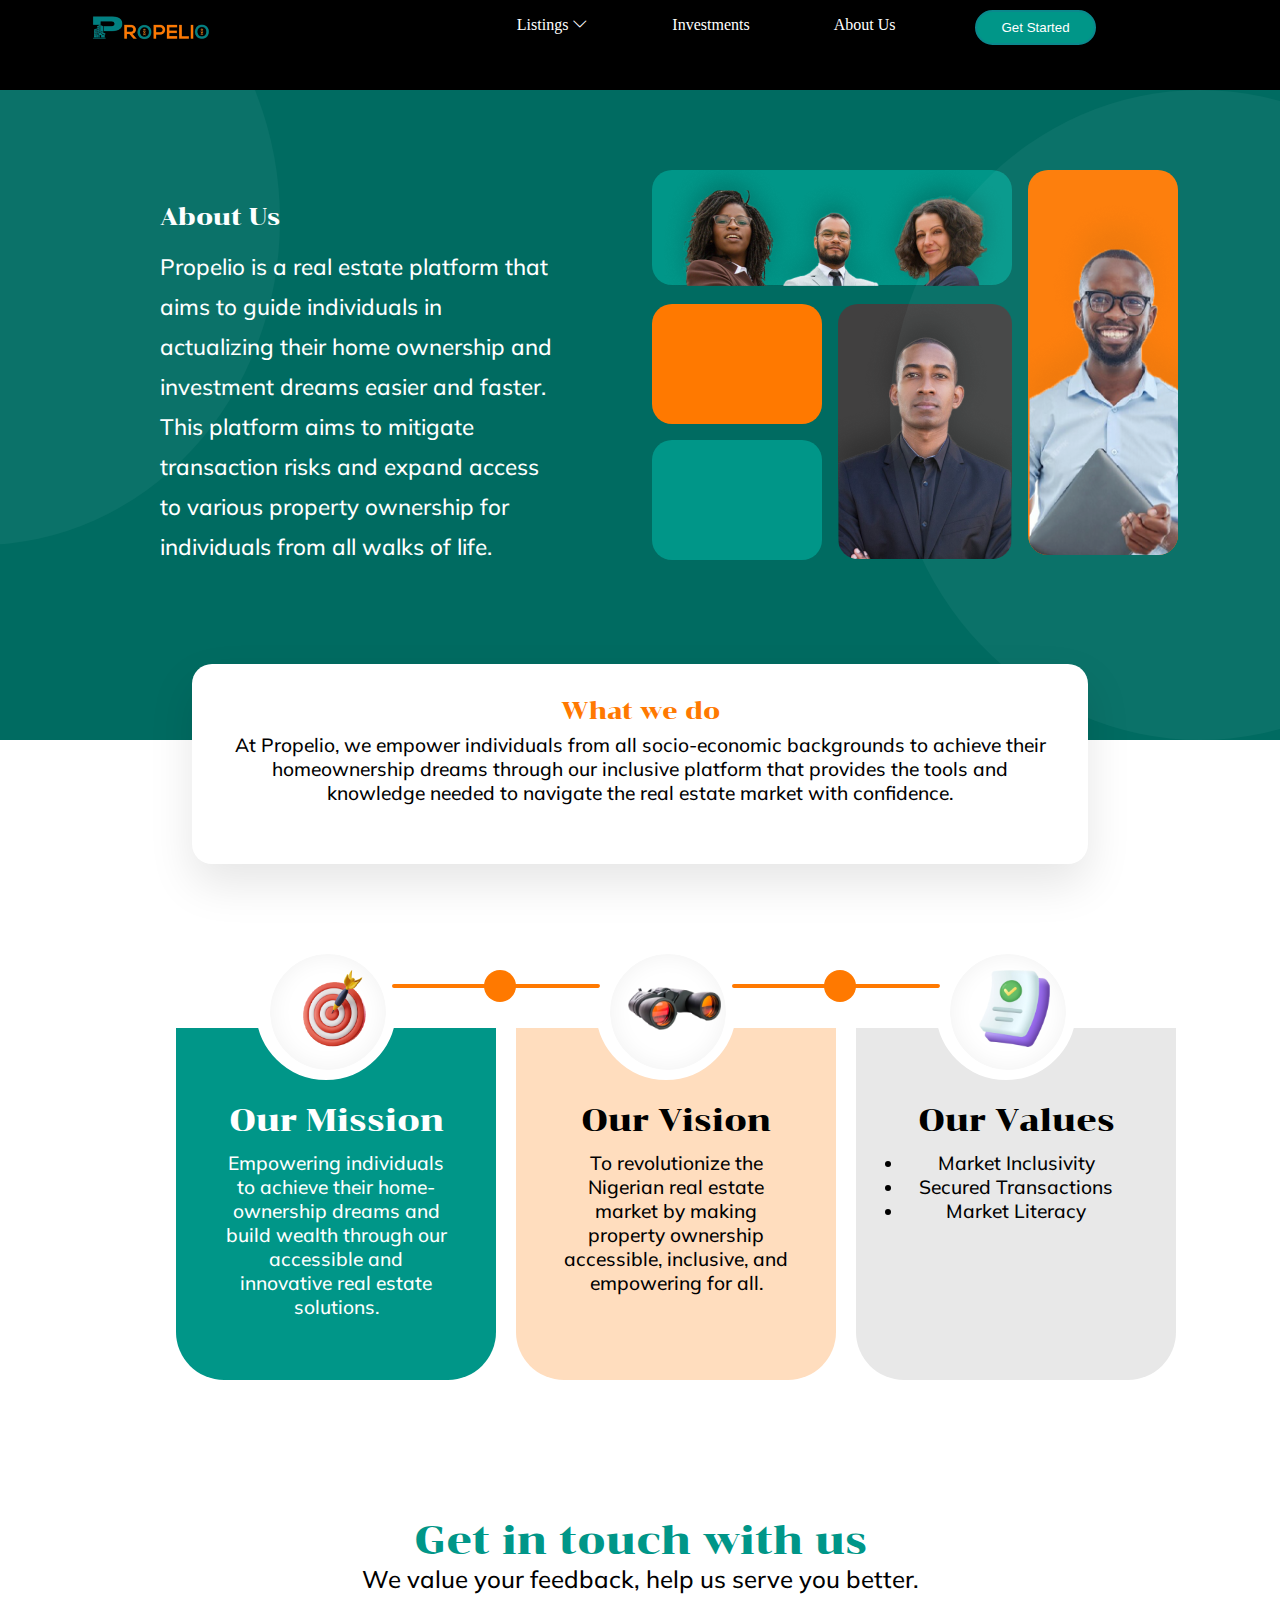
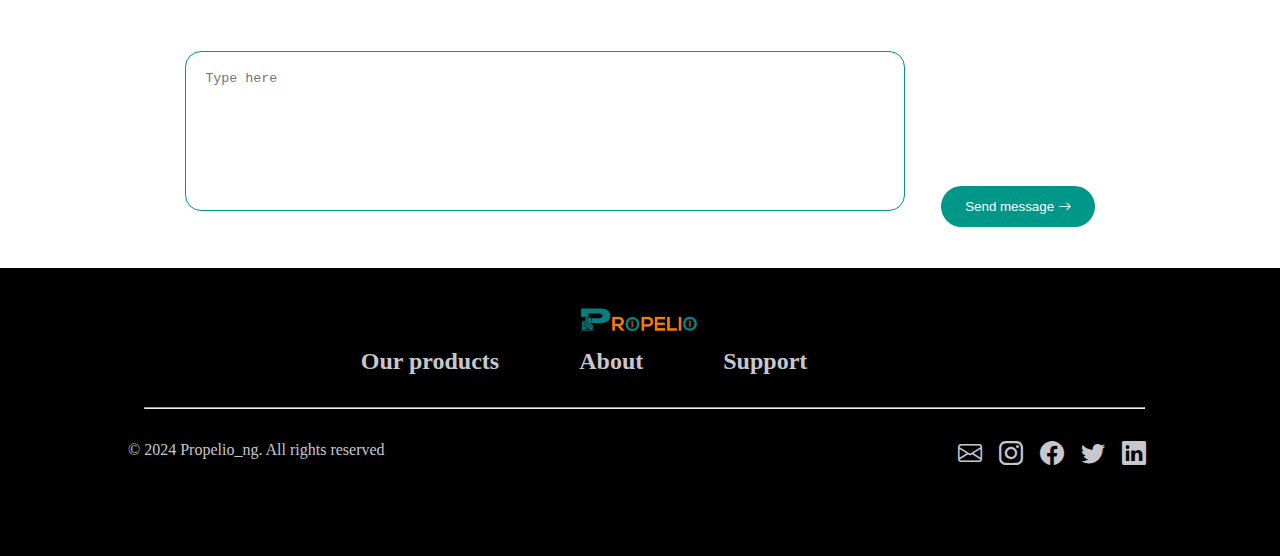
<file: propelio- About us/AboutUs.html>
<!DOCTYPE html>
<html lang="en">
<head>
    <meta charset="UTF-8">
    <meta name="viewport" content="width=device-width, initial-scale=1.0">
    <title>About Us - Propelio</title>
    <link rel="shortcut icon" href="./img/caret-right-fill.svg" type="image/x-icon">
    <link rel="stylesheet" href="../propelio- About us/aboutus.css">
    <link rel="stylesheet" href="https://cdn.jsdelivr.net/npm/bootstrap-icons@1.11.3/font/bootstrap-icons.min.css">
    <link rel="preconnect" href="https://fonts.googleapis.com">
    <link rel="preconnect" href="https://fonts.gstatic.com" crossorigin>
    <link href="https://fonts.googleapis.com/css2?family=Chonburi&display=swap" rel="stylesheet">
    <link rel="preconnect" href="https://fonts.googleapis.com">
    <link rel="preconnect" href="https://fonts.gstatic.com" crossorigin>
    <link href="https://fonts.googleapis.com/css2?family=Chonburi&family=Mulish:ital,wght@0,200..1000;1,200..1000&display=swap" rel="stylesheet">
</head>
<body>
    <header>
        <nav class="nav_content">
            <div class="nav_logo">
                <a href="../index.html"><img src="./img/logo.png" alt="PROPELIO"></a>
            </div>
            <div class="nav_menu" id="nav_menu">
                <ul class="nav_list">
                    <li class="dropdown">
                        <a href="../propelio- Listing/listing.html" class="nav_link  dropbtn">Listings <i class="bi bi-chevron-down"></i></a>
                        <div class="dropdown-content">
                          <a href="../propelio- Listing/listing.html">For Sale</a>
                          <a href="../propelio- Listing/rent&lease.html">Rent & lease</a>
                        </div>
                    </li>
      
                    <li>
                        <a href="../propelio-Investment/investment.html" class="nav_link">Investments</a>
                   </li> 
      
                    
                    <li>
                       <a href="../propelio- About us/AboutUs.html" class="nav_link">About Us</a>
                    </li>
                    
                    <button class="get"><a href="#">Get Started</a></button>
                    
                </ul>
                <!-- close Button -->
                <div class="nav_close" id="nav_close">
                    <i class="bi bi-x-lg"></i>
                </div>  
            </div>
            <!-- Toggle Button -->
            <div class="nav_listIcon" id="nav_listIcon">
               <i class="bi bi-list"></i>
            </div>
           
        </nav>
    </header>
    <main>
        <section class="section1">
            <div class="semicircle1"></div>
            <div class="semicircle2"></div>
           <div class="Abt-box">
                <div class="Abt-intro">
                    <h2>About Us</h2>
                    <p>Propelio is a real estate platform that aims to guide 
                        individuals in actualizing their home ownership and investment dreams easier and faster. <br> 
                        This platform aims to mitigate transaction risks and expand access to 
                        various property ownership for individuals from all walks of life.
                    </p>
                </div>
                <div class="Abt-img">
                    <div class="frame1">
                        <img src="./img/frame1.png" alt="frame1">
                    </div>

                    <div class="frame2">
                        <img src="./img/frame2.png" alt="frame2">
                    </div>

                    <div class="frame3"></div>

                    <div class="frame4">
                        <img src="./img/frame3.png" alt="frame3">
                    </div>
                    <div class="frame5"></div>
                </div>
            </div> 
        </section>

        <section class="section2">
            <div class="section2-sub">
                <h2>What we do</h2>
                <p>At Propelio, we empower individuals from all socio-economic backgrounds to achieve their 
                  homeownership dreams through our inclusive platform that provides the tools and <br> knowledge needed to navigate the real estate market with confidence.
                </p>
            </div>
            <div class="section2-main">
                <div class="box1">
                    <div class="img-container">
                        <div class="img-container2">
                            <img src="./img/2.png" alt="section2-img">
                        </div>
                        <div>
                            <hr class="img-hr">
                            <div class="hr-circle"></div>
                        </div>
                    </div>
                    <div class="box-writeup">
                        <h2> Our Mission</h2>
                        <p>Empowering individuals to achieve their home-ownership dreams and build wealth
                         through our accessible and innovative real estate solutions.
                        </p>
                    </div>
                   
                </div>

                <div class="box2">
                    <div class="img-container">
                        <div class="img-container2">
                            <img src="./img/3.png" alt="section2-img">
                        </div>
                        <div>
                            <hr class="img-hr">
                            <div class="hr-circle"></div>
                        </div>
                    </div>
                    <div class="box-writeup">
                        <h2>  Our Vision</h2>
                        <p>To revolutionize the Nigerian real estate market
                           by making property ownership accessible, inclusive, and empowering for all.
                        </p>
                    </div>
                </div>

                <div class="box3">
                    <div class="img-container">
                        <div class="img-container2">
                            <img src="./img/4.png" alt="section2-img">
                        </div>
                    </div>
                    <div class="box-writeup">
                        <h2>Our Values</h2>
                        <ul>
                          <li>Market Inclusivity</li>
                          <li>Secured Transactions</li>
                          <li>Market Literacy</li>
                        </ul>
                    </div>
                </div>            
            </div>
        </section>

        <section class="section3">
            <div class="section3-heading">
                <h2>Get in touch with us</h2>
                <p>We value your feedback, help us serve you better.</p>
            </div>
            <div class="form">
                <textarea name="Message" id="Message" class="item" placeholder="Type here"></textarea>
                <button type="submit" class="sendbtn">Send message <i class="bi bi-arrow-right"></i></button>
            </div>
           
        </section>
        <!-- footer -->
        <footer>
            <div class="footer1">
                <img src="./img/logo.png" alt="logo" class="footer-img">
                <ul class="footer-content">
                    <li><a href="../propelio- Listing/listing.html">Our products</a></li>
                    <li><a href="../propelio- About us/AboutUs.html">About</a></li>
                    <li><a href="#">Support</a></li>
                </ul>
            </div> 
            <hr class="footer-hr">
            <div class="footer2">
                <p>&copy; 2024 Propelio_ng. All rights reserved</p>
                <div class="footer-icon">
                    <a href="#"> <i class="bi bi-envelope footer-link" ></i></a>
                    <a href="https://www.instagram.com/p/C-kqFkyMoyB/?igsh=bDZuOGZ5dnpmdWZp"><i class="bi bi-instagram footer-link"></i></a>
                    <a href="https://www.facebook.com/share/MDeGZRPFpKNEbDYY/?mibextid=qi2Omg"> <i class="bi bi-facebook footer-link"></i></a>
                    <a href="https://x.com/Propelio_NG"><i class="bi bi-twitter footer-link"></i></a>
                    <a href="https://www.linkedin.com/in/propelio-ng-8b1848324?utm_source=share&utm_campaign=share_via&utm_content=profile&utm_medium=android_app"><i class="bi bi-linkedin footer-link"></i></a>   
                </div>
            </div>
        </footer>
    </main>
</body>
</html>
</file>
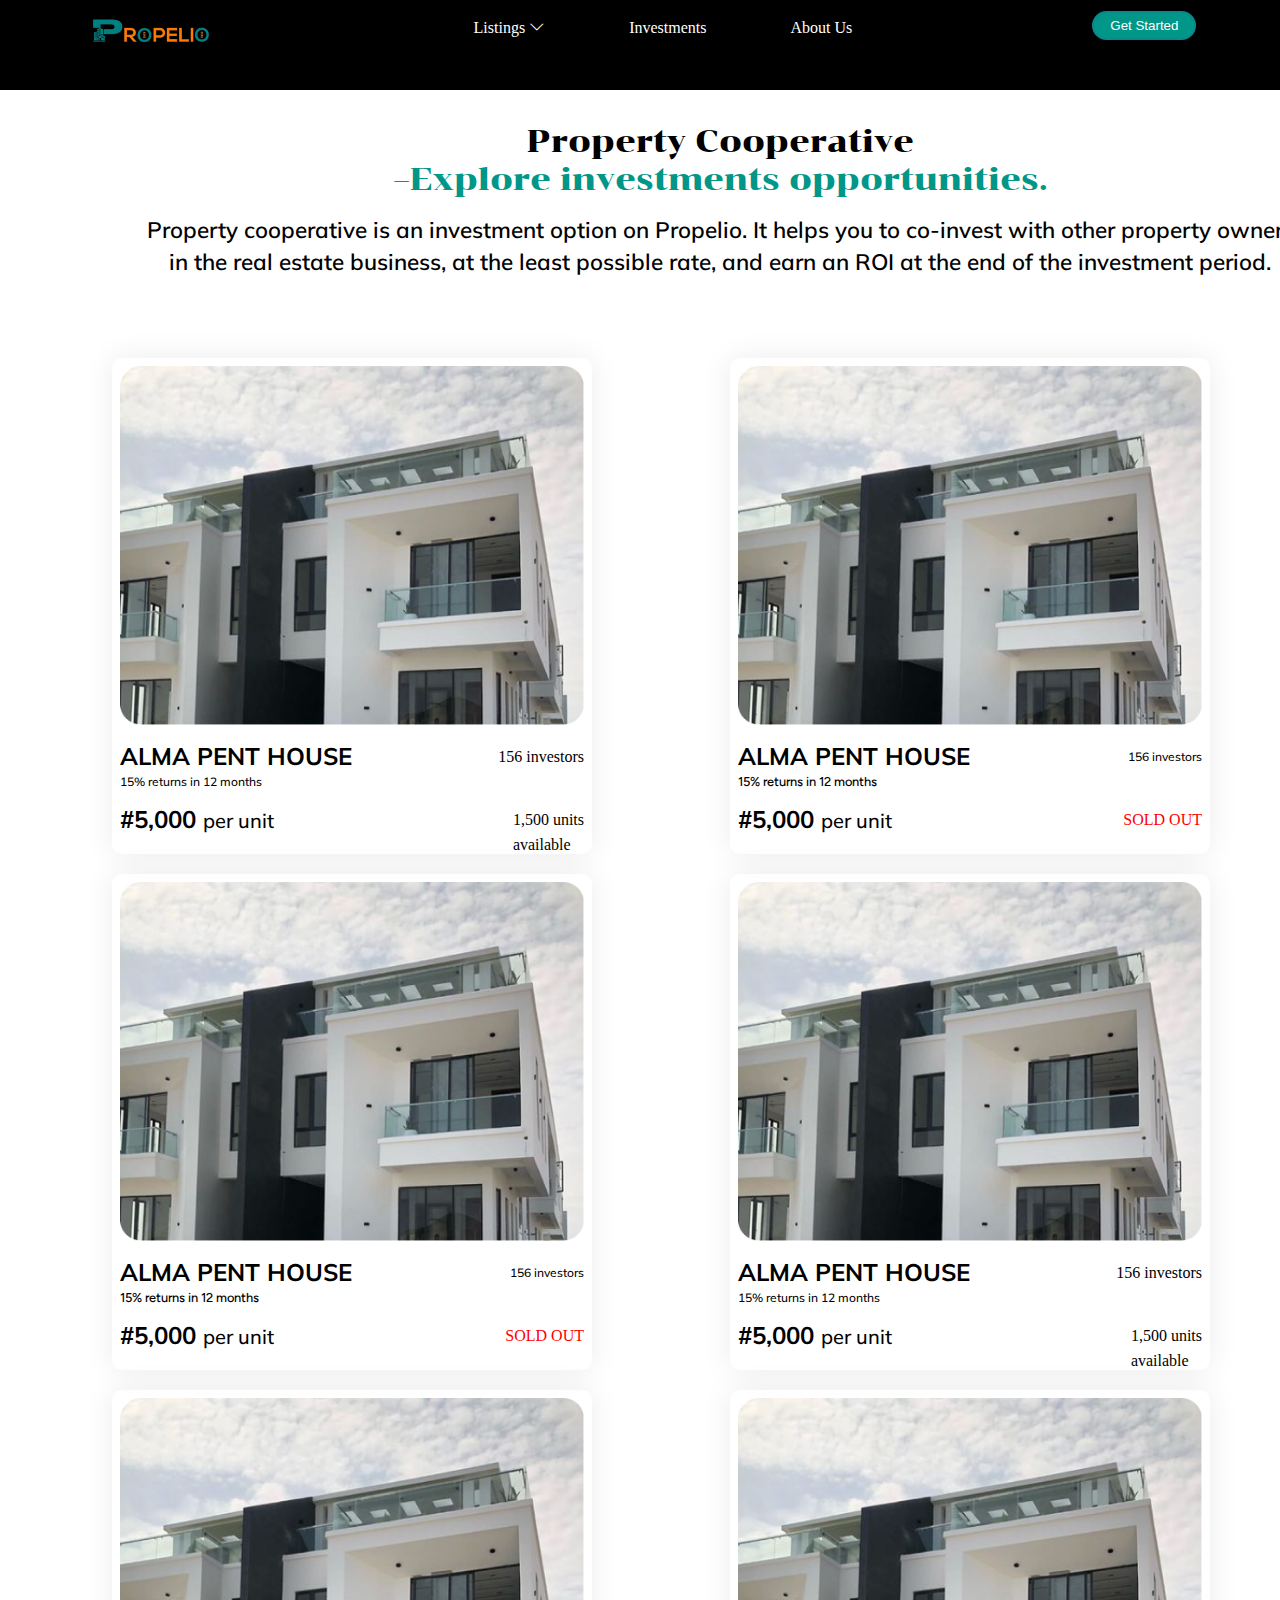
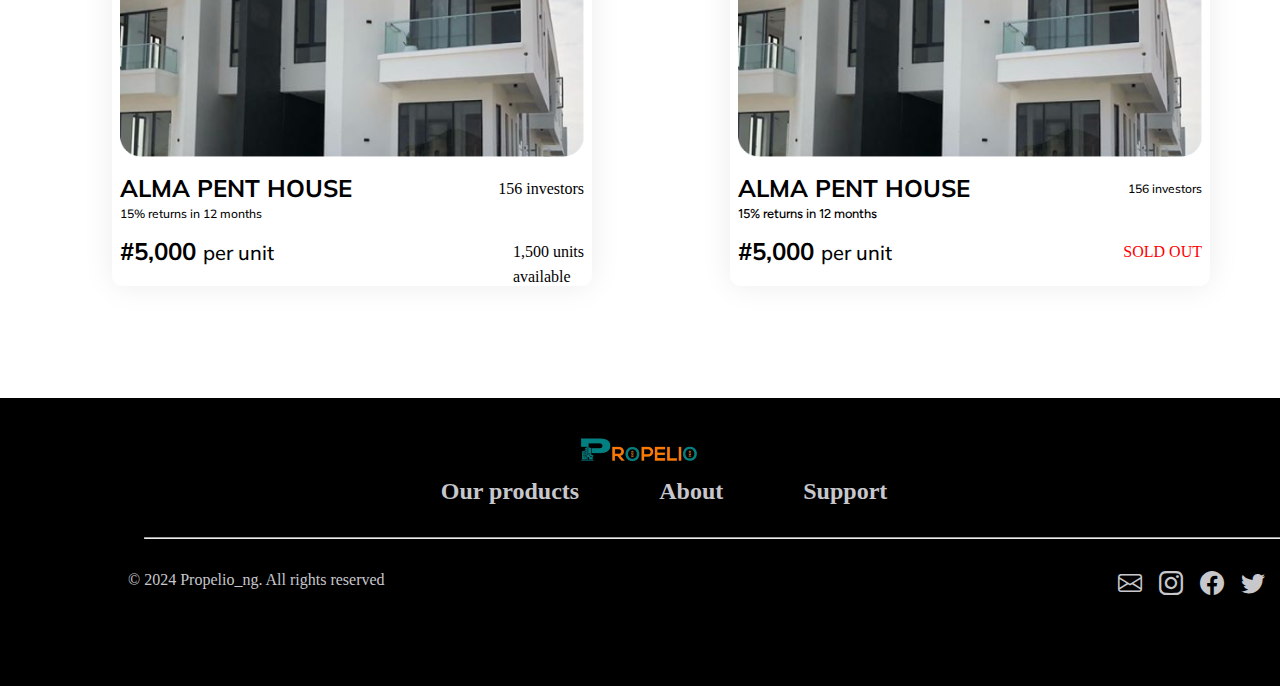
<file: propelio-Investment/investment.html>
<!DOCTYPE html>
<html lang="en">
<head>
    <meta charset="UTF-8">
    <meta name="viewport" content="width=device-width, initial-scale=1.0">
    <title>Investments - Propelio</title>
    <link rel="shortcut icon" href="./img/caret-right-fill.svg" type="image/x-icon">
    <link rel="stylesheet" href="../propelio-Investment/investment.css">
    <link rel="stylesheet" href="https://cdn.jsdelivr.net/npm/bootstrap-icons@1.11.3/font/bootstrap-icons.min.css">
    <link rel="preconnect" href="https://fonts.googleapis.com">
    <link rel="preconnect" href="https://fonts.gstatic.com" crossorigin>
    <link href="https://fonts.googleapis.com/css2?family=Chonburi&display=swap" rel="stylesheet">
    <link rel="preconnect" href="https://fonts.googleapis.com">
    <link rel="preconnect" href="https://fonts.gstatic.com" crossorigin>
    <link href="https://fonts.googleapis.com/css2?family=Chonburi&family=Mulish:ital,wght@0,200..1000;1,200..1000&display=swap" rel="stylesheet">
    <link rel="preconnect" href="https://fonts.googleapis.com">
    <link rel="preconnect" href="https://fonts.gstatic.com" crossorigin>
    <link href="https://fonts.googleapis.com/css2?family=Figtree:ital,wght@0,300..900;1,300..900&display=swap" rel="stylesheet">
</head>
<body>
    <header>
        <nav class="nav_content">
            <div class="nav_logo">
                <a href="../index.html"><img src="./img/logo.png" alt="PROPELIO"></a>
            </div>
            <div class="nav_menu" id="nav_menu">
                <ul class="nav_list">
                    <li class="dropdown">
                        <a href="../propelio- Listing/listing.html" class="nav_link  dropbtn">Listings <i class="bi bi-chevron-down"></i></a>
                        <div class="dropdown-content">
                          <a href="../propelio- Listing/listing.html">For Sale</a>
                          <a href="../propelio- Listing/rent&lease.html">Rent & lease</a>
                        </div>
                    </li>
      
                    <li>
                        <a href="../propelio-Investment/investment.html" class="nav_link">Investments</a>
                   </li> 
      
                    
                    <li>
                       <a href="../propelio- About us/AboutUs.html" class="nav_link">About Us</a>
                    </li>
                    
                    <button class="get"><a href="#">Get Started</a></button>
                    
                </ul>
                <!-- close Button -->
                <div class="nav_close" id="nav_close">
                    <i class="bi bi-x-lg"></i>
                </div>  
            </div>
            <!-- Toggle Button -->
            <div class="nav_listIcon" id="nav_listIcon">
               <i class="bi bi-list"></i>
            </div>
           
        </nav>
    </header>
    <main>
        <section class="intro">
            <h2>Property Cooperative <br> <span class="green">–Explore investments opportunities.</span></h2>
            <p class="subheading">Property cooperative is an investment option on Propelio. It helps you to co-invest with other property owners in the real estate business, at the least possible rate, and earn an ROI at the end of the investment period.</p>
        </section>

       <section class="listing" >
          <div class="listing-project" >
             <div class="listing_box">
                <div class="list-img">
                    <img src="./img/Mask group.png" alt="image" width="200px">
                </div>
                <div class="listing_subheading">
                    <div class="list-details">
                        <div>
                            <h4>ALMA PENT HOUSE</h4>
                            <p class="location">15% returns in 12 months</p>
                            
                        </div>
                        <p>156 investors</p>
                    </div>
                    <div class="list-details">
                        <h4>#5,000 <span class="unit">per unit</span></h4>
                        <p>1,500 units <br>available</p>
                    </div>
                </div>
             </div>
             <div class="listing_box">
                <div class="list-img">
                    <img src="./img/Mask group.png" alt="image" width="200px">
                </div>
                <div class="listing_subheading">
                    <div class="list-details">
                        <div>
                            <h4>ALMA PENT HOUSE</h4>
                            <p class="investment">15% returns in 12 months</p>
                            
                        </div>
                        <p class="location">156 investors</p>
                    </div>
                    <div class="list-details">
                        <h4>#5,000 <span class="unit">per unit</span></h4>
                        <p class="sold">SOLD OUT</p>
                    </div>
                </div>
             </div>

             <div class="listing_box">
                <div class="list-img">
                    <img src="./img/Mask group.png" alt="image" width="200px">
                </div>
                <div class="listing_subheading">
                    <div class="list-details">
                        <div>
                            <h4>ALMA PENT HOUSE</h4>
                            <p class="investment">15% returns in 12 months</p>
                            
                        </div>
                        <p class="location">156 investors</p>
                    </div>
                    <div class="list-details">
                        <h4>#5,000 <span class="unit">per unit</span></h4>
                        <p class="sold">SOLD OUT</p>
                    </div>
                </div>
             </div>

             <div class="listing_box">
                <div class="list-img">
                    <img src="./img/Mask group.png" alt="image" width="200px">
                </div>
                <div class="listing_subheading">
                    <div class="list-details">
                        <div>
                            <h4>ALMA PENT HOUSE</h4>
                            <p class="location">15% returns in 12 months</p>
                            
                        </div>
                        <p>156 investors</p>
                    </div>
                    <div class="list-details">
                        <h4>#5,000 <span class="unit">per unit</span></h4>
                        <p>1,500 units <br>available</p>
                    </div>
                </div>
             </div>

             <div class="listing_box">
                <div class="list-img">
                    <img src="./img/Mask group.png" alt="image" width="200px">
                </div>
                <div class="listing_subheading">
                    <div class="list-details">
                        <div>
                            <h4>ALMA PENT HOUSE</h4>
                            <p class="location">15% returns in 12 months</p>
                            
                        </div>
                        <p>156 investors</p>
                    </div>
                    <div class="list-details">
                        <h4>#5,000 <span class="unit">per unit</span></h4>
                        <p>1,500 units <br>available</p>
                    </div>
                </div>
             </div>

             <div class="listing_box">
                <div class="list-img">
                    <img src="./img/Mask group.png" alt="image" width="200px">
                </div>
                <div class="listing_subheading">
                    <div class="list-details">
                        <div>
                            <h4>ALMA PENT HOUSE</h4>
                            <p class="investment">15% returns in 12 months</p>
                            
                        </div>
                        <p class="location">156 investors</p>
                    </div>
                    <div class="list-details">
                        <h4>#5,000 <span class="unit">per unit</span></h4>
                        <p class="sold">SOLD OUT</p>
                    </div>
                </div>
             </div>
          </div>
       </section>
      <!-- footer -->
      <footer>
        <div class="footer1">
            <img src="./img/logo.png" alt="logo" class="footer-img">
            <ul class="footer-content">
                <li><a href="../propelio- Listing/listing.html">Our products</a></li>
                <li><a href="../propelio- About us/AboutUs.html">About</a></li>
                <li><a href="#">Support</a></li>
            </ul>
        </div> 
        <hr class="footer-hr">
        <div class="footer2">
            <p>&copy; 2024 Propelio_ng. All rights reserved</p>
            <div class="footer-icon">
                <a href="#"> <i class="bi bi-envelope footer-link" ></i></a>
                <a href="https://www.instagram.com/p/C-kqFkyMoyB/?igsh=bDZuOGZ5dnpmdWZp"><i class="bi bi-instagram footer-link"></i></a>
                <a href="https://www.facebook.com/share/MDeGZRPFpKNEbDYY/?mibextid=qi2Omg"> <i class="bi bi-facebook footer-link"></i></a>
                <a href="https://x.com/Propelio_NG"><i class="bi bi-twitter footer-link"></i></a>
                <a href="https://www.linkedin.com/in/propelio-ng-8b1848324?utm_source=share&utm_campaign=share_via&utm_content=profile&utm_medium=android_app"><i class="bi bi-linkedin footer-link"></i></a>   
            </div>
        </div>
      </footer>
    </main>
</body>
</file>
<file: propelio- About us/aboutus.css>
*{
    padding: 0;
    margin: 0;
    box-sizing: border-box;
}
body{
    max-width: 1440px !important;
}
header{
    width: 100%;
    height: 10vh;
    background-color: black;
}
.nav_content{
    display: grid;
    grid-template-columns:40% 60%;
    padding: 1rem 1.5rem;
}
.nav_logo{
    margin-left: 4rem;
} 
.nav_menu{
    display: flex;
    justify-content: space-between;
}
.dropdown {
    position: relative;
} 
.dropdown-content {
    display: none;
    position: absolute;
    background-color: #009688;
    min-width: 8rem;
    margin-top: .5rem;
    margin-left: -1rem;
    box-shadow: 0px 8px 16px rgba(0,0,0,0.2);
    z-index: 1;
}
.dropdown-content a {
    color: white;
    padding: .8rem 1rem;
    text-decoration: none;
    display: block;
}
.dropdown-content a:hover {
    background-color: #FF7900;
}
.dropdown:hover .dropdown-content {
    display: block;
} 
.nav_list li{
    display: inline-block;
    list-style: none;
    margin-right: 1rem;
} 
.nav_link{
    text-decoration: none;
    color: white;
    font-size: 1rem;
    padding-right:1rem ;
    margin-right: 3rem;
}
.nav_link:hover{
    font-weight: bolder;
    padding: .5rem; 
    color:#13afb4 ;
    font-size: 1.2rem;
}
.get{
    background-color: rgb(0, 150, 136, 1);
    border: 2px solid #0a898d;
    float: right;
    margin-top: -.4rem;
    padding: .5rem 1.5rem;
    border-radius: 25px;
    cursor: pointer;
}
.get a{
    color: white;
    text-decoration: none;
}
.get:hover{
    background-color: #FF7900;
    border: 2px solid #FF7900;
    font-weight: bold;
}
.nav_close, .nav_listIcon{
    display: none;
    color: white;
    font-size: 1.5rem;
    cursor: pointer;
    float: right;
}
/* section styling*/
.section1{
    background-color: #006B61;
    width: 100%;
    height: 650px;
    position: relative;
    overflow: hidden;
}
.semicircle1{
    background: #D8FBF8;
    position: absolute;
    top: -30%;
    left:-25%;
    height: 650px;
    width:600px;
    border-radius: 50%;
    opacity: 5%;  
}
.semicircle2{
    background: #D8FBF8;
    position: absolute;
    bottom: 0%;
    right:-18%;
    height: 650px;
    width:620px;
    border-radius: 50%;
    opacity: 5%;  
}
.Abt-box{
    display: grid;
    grid-template-columns: repeat(2,1fr);
    padding: 5rem 8rem;
    gap: 4rem;  
}
.Abt-intro{
    color: white;
    height: 370px;
    padding: 2rem;
}
.Abt-intro h2{
    font-family: Chonburi;
    font-size: 1.5rem;
    font-weight: 400;
    padding-bottom: 1rem;
}
.Abt-intro p{
    font-family: Mulish;
    font-size: 1.4rem;
    font-weight: 500;
    line-height: 2.5rem;
}
.Abt-img{
    height: 370px;
    max-width: 500px;
    display: grid;
    grid-template-columns: repeat(3, 1fr);
    grid-template-rows: repeat(3,1fr);  
    gap: 1rem; 
}
.frame1{
    background-color:#009688;
    width: 360px;
    height: 115px;
    border-radius: 20px;
    grid-column: 1/4;
    grid-row: 1/3;
}
.frame2{
    grid-column: 3/4;
    grid-row:1/4; 
    background-color:#FF7900 ;
    width: 150px;
    height: 385px;
    border-radius: 20px;
    overflow: hidden;
}
.frame2 img{
    object-fit: cover;
    object-position: center;
    border-radius: 20px;
}
.frame3{
    grid-column: 1/4;
    grid-row: 2/3;
    background-color:#FF7900 ;
    width: 170px;
    height: 120px;
    border-radius: 20px;  
}
.frame4{
    background-color:rgb(65, 64, 64) ;
    height: 200px;
    border-radius: 20px;
    grid-column: 2/3;
    grid-row: 2/4; 
}
.frame4 img{
    border-radius: 20px;
}
.frame5{
    background-color:#009688 ;
    width: 170px;
    height: 120px;
    border-radius: 20px;  
}
.section2{
    width: 100%;
    height: 600px;
    background-color: white;
    position: relative;
}
.section2-sub{
    width: 70%;
    height: 200px;
    padding: 2rem;
    background-color: white;
    text-align: center;
    border-radius: 20px;
    position: absolute;
    top: -34%;
    left: 15%;
    box-shadow: 0px 20px 45px 0px #0000001A;
}
.section2-sub h2{
    font-family: Chonburi;
    font-size: 1.5rem;
    font-weight: 400;
    color: #FF7900;
    padding-bottom: .5rem;
}
.section2-sub p{
    font-family: Mulish;
    font-size: 1.2rem;
    font-weight: 500;
}
.section2-main{
    display: grid;
    align-items: center;
    grid-template-columns: repeat(3,1fr);
    gap: 20px;
    padding-top: 10rem;
    padding-left: 3rem;
    margin: 8rem;
    height: 400px;
}
.box1, .box2, .box3{
    height: 22rem;
    width: 20rem;
    border-radius: 0px 0px 48px 48px;
    text-align: center;
    line-height: 1.5rem;
    position: relative;
}
.box1{
    background-color:  #009688;
    color: white;
}
.box2{
    background-color:  #FFDDBE;
}
.box3{
    background-color: #E8E8E8;
}
.box1 h2, .box2 h2, .box3 h2{
    font-family: Chonburi;
    font-size: 2rem;
    font-weight: 400;
    padding-bottom: 1.2rem;      
}
.box1 p, .box2 p, .box3 li{
    font-family: Mulish;
    font-size: 1.2rem;
    font-weight: 500;    
}
.img-container{
    width: 140px;
    height: 140px;
    border-radius: 50%;
    position: absolute;
    top: -25%;
    left: 25%;
   border: 4px solid #FFFFFF;
   background-color: #FFFFFF; 
   /* box-shadow: 0px 0px 0px 0px #FFFFFF, */

}
.img-container2{
    position: relative;
    width: 120px;
    height: 120px;
    border-radius: 50%;
    margin: .5rem;
    border: 2px solid #FFFFFF;
   box-shadow:  0px 0px 0px 0px #00000040,
                inset 0px 0px 23.4px 0px #0000000F;  
   
 
}
.img-container img{
    object-position: center;
    object-fit: contain;
    width: 80%;
    height: 80%;
    margin-left: .8rem;
    padding-top: 1rem;
}
.img-hr{
    width: 13rem;
    border: 2px solid #FF7900;
    border-radius: 15px;
    position: absolute;
    top: 30%;
    left: 100%;
}
.hr-circle{
    width: 2rem;
    height: 2rem;
    border-radius: 50%;
    border: none;
    background-color: #FF7900;
    position: absolute;
    left: 170%;
    top: 20%;
}
.box-writeup{
    padding: 5rem 3rem; 
}
.section3{
    width: 100%;
    height: 400px;
    display: grid;
    text-align: center;
    padding-top: 3rem;
}
.section3-heading h2{
    font-family: Chonburi;
    font-size: 2.5rem;
    font-weight: 400;
    color: #009688;
}
.section3-heading p{
    font-family: Mulish;
    font-size: 1.5rem;
    font-weight: 500;
}
textarea{
    margin-top: 1rem;
    resize: none;
    width: 45rem ;
    padding: 1.2rem;
    height: 10rem ;
    border-radius: 16px;
    border: 1px solid #009688;
}
.sendbtn{
    margin-left: 2rem; 
    padding: .8rem 1.5rem;
    border-radius: 24px;
    border: none;
    color: white;
    background-color: #009688;
    cursor: pointer;
}
.sendbtn:hover{
    background-color: #FF7900;
}

/*footer*/
footer{
   height: 32vh;
   width: 100%; 
   background-color: #000000;
   padding: 2rem 6rem;
}
.footer-img{
    margin: .5rem 30rem ;
}
.footer-content{
    display: flex;
    justify-content: center;
    margin-right: 2rem;
}
.footer-content li{
    display: inline-block;
    margin-right: 5rem;
    list-style: none;
}
.footer-hr{
    width: 92%;
    color: #C7C7CC;
    margin: 2rem 3rem;
}
.footer-content li a{
    text-decoration: none;
    color: #C7C7CC;
    font-size: 1.5rem;
    font-weight: bold;
}
.footer-content li a:hover {
    color: #13afb4;
}
.footer2{
    display: flex;
    justify-content: space-between;
    margin: 2rem;
    color: #C7C7CC;
}
.footer-icon a{
    color: #C7C7CC;
}
.footer-link{
    font-size: 1.5rem;
    padding: 0 .4rem;
    cursor: pointer;
} 
.footer-link:hover{
    font-size:2rem ;
    color: #13afb4;
}
</file>
<file: propelio-Investment/investment.css>
*{
    padding: 0;
    margin: 0;
    box-sizing: border-box;
}
body{
    width: 1440px;
    overflow-x: hidden;
}
header{
    width: 100%;
    height: 10vh;
    background-color: black;
}
.nav_content{
    display: grid;
    grid-template-columns:40% 60%;
    padding: 1rem 1.5rem;
}
.nav_logo{
    margin-left: 4rem;
} 
.nav_menu{
    display: flex;
    justify-content: space-between;
}
.dropdown {
    position: relative;
} 
.dropdown-content {
    display: none;
    position: absolute;
    background-color: #009688;
    min-width: 8rem;
    margin-top: .5rem;
    margin-left: -1rem;
    box-shadow: 0px 8px 16px rgba(0,0,0,0.2);
    z-index: 1;
}
.dropdown-content a {
    color: white;
    padding: .8rem 1rem;
    text-decoration: none;
    display: block;
}
.dropdown-content a:hover {
    background-color: #FF7900;
}
.dropdown:hover .dropdown-content {
    display: block;
} 
.nav_list li{
    display: inline-block;
    list-style: none;
    margin-right: 1rem;
} 
.nav_link{
    text-decoration: none;
    color: white;
    font-size: 1rem;
    padding-right:1rem ;
    margin-right: 3rem;
}
.nav_link:hover{
    font-weight: bolder;
    padding: .5rem; 
    color:#13afb4 ;
    font-size: 1.2rem;
}
.get{
    background-color: rgb(0, 150, 136, 1);
    border: 2px solid #0a898d;
    float: right;
    margin-top: -.4rem;
    padding: .5rem 1.5rem;
    border-radius: 25px;
    cursor: pointer;
}
.get a{
    color: white;
    text-decoration: none;
}
.get:hover{
    background-color: #FF7900;
    border: 2px solid #FF7900;
    font-weight: bold;
}
.nav_close, .nav_listIcon{
    display: none;
    color: white;
    font-size: 1.5rem;
    cursor: pointer;
    float: right;
}body{
    width: 1440px !important;
    overflow-x: hidden; 
}
html{
    scroll-behavior: smooth;
}  
header{
    width: 100%;
    height: 10vh;
    background-color: black;
}
.nav_content{
    display: grid;
    grid-template-columns:30% 70%;
    gap: 2rem;
    padding: 1.2rem 1.5rem;
}
.nav_logo{
    margin-left: 4rem;
} 
.nav_menu{
    display: flex;
    justify-content: space-between;
    /* border: 1px solid blue; */
}
.dropdown {
    position: relative;
} 
.dropdown-content {
    display: none;
    position: absolute;
    background-color: #009688;
    min-width: 8rem;
    margin-top: .5rem;
    margin-left: -1rem;
    box-shadow: 0px 8px 16px rgba(0,0,0,0.2);
    z-index: 1;
}
.dropdown-content a {
    color: white;
    padding: .8rem 1rem;
    text-decoration: none;
    display: block;
}
.dropdown-content a:hover {
    background-color: #FF7900;
}
.dropdown:hover .dropdown-content {
    display: block;
} 
.nav_list li{
    display: inline-block;
    list-style: none;
    margin-right: 1rem;
} 
.nav_link{
    text-decoration: none;
    color: white;
    font-size: 1rem;
    padding-right:1rem ;
    margin-right: 3rem;
}
.nav_link:hover{
    font-weight: bolder;
    padding: .5rem; 
    color:#13afb4 ;
    font-size: 1.2rem;
}
.get{
    background-color: rgb(0, 150, 136, 1);
    border: 2px solid #0a898d;
    float: right;
    margin-top: -.5rem;
    margin-left: 10rem;
    padding: .3rem 1rem;
    border-radius: 25px;
    cursor: pointer;
}
.get a{
    color: white;
    text-decoration: none;
}
.get:hover{
    background-color: #FF7900;
    border: 2px solid #FF7900;
    font-weight: bold;
}
.nav_close, .nav_listIcon{
    display: none;
    color: white;
    font-size: 1.5rem;
    cursor: pointer;
    float: right;
}
/*section*/
.intro{
    display: grid;
    place-content: center;
    text-align: center;
    margin-top: 2rem;
}
.intro h2{
    font-family: Chonburi;
    font-size: 2rem;
    font-weight: 400;
    padding-bottom: 1rem;
}
.green{
    color: #009688;
}
.subheading{
    width: 1160px;
    height: 64px;
    margin: 0 auto;
    font-family: Mulish;
    font-size: 1.4rem;
    font-weight: 600;
    line-height: 32px;
    
}
.listing{
    margin: 3rem 5rem;
    padding: 2rem;
    
}
.listing h2{
   padding: 1rem 0;
   font-family: Chonburi;
   font-size: 1.5rem;
   font-weight: 300;
}
.listing-project{
    display: grid;
    grid-template-columns: repeat(2,1fr);
    gap: 20px;
}
.listing_box{
    width: 30rem;
    height: 31rem;
    display: grid;
    border-radius: 10px;
    grid-template-rows: 70% 30%;
    gap: 10px;
    line-height: 1.5rem;
    box-shadow: 0px 0px 31px 0px #00000014;
}
.list-img{
    border-radius: 10px;
    padding: .5rem ;
}
.list-img img{
    width: 100%;
}
.listing_subheading{
    text-align: start;
    padding: 0 .5rem;
   margin-top: 1rem;
   line-height: 25px;
}
.listing_subheading h4{
    font-family: Mulish;
    font-weight: 700; 
    font-size: 1.5rem; 
}
.location{
    font-family: Mulish;
    font-size: 12px;
    font-weight: 500;  
}
.investment{
    font-family: Figtree;
    font-size: .8rem;
    font-weight: 500;
}
.unit{
    font-family: Mulish;
    font-size: 20px;
    font-weight: 500;
}
.list-details{
    display: flex;
    justify-content: space-between;
    padding-top: .8rem;
}
.sold{
    color: red;
}
.list-details a{
    color: #FF7900;
    padding-right: 1rem;
}
.list-details a:hover{
    color: #009688;
}
.Citadel{
    font-size: 1.2rem;
}
/*footer*/
footer{
   height: 32vh;
   width: 100%; 
   background-color: #000000;
   padding: 2rem 6rem;
   margin-top: 5rem;
}
.footer-img{
    margin: .5rem 30rem ;
}
.footer-content{
    display: flex;
    justify-content: center;
    margin-right: 2rem;
}
.footer-content li{
    display: inline-block;
    margin-right: 5rem;
    list-style: none;
}
.footer-hr{
    width: 92%;
    color: #C7C7CC;
    margin: 2rem 3rem;
}
.footer-content li a{
    text-decoration: none;
    color: #C7C7CC;
    font-size: 1.5rem;
    font-weight: bold;
}
.footer-content li a:hover {
    color: #13afb4;
}
.footer2{
    display: flex;
    justify-content: space-between;
    margin: 2rem;
    color: #C7C7CC;
}
.footer-icon a{
    color: #C7C7CC;
}
.footer-link{
    font-size: 1.5rem;
    padding: 0 .4rem;
    cursor: pointer;
} 
.footer-link:hover{
    font-size:2rem ;
    color: #13afb4;
}
</file>
